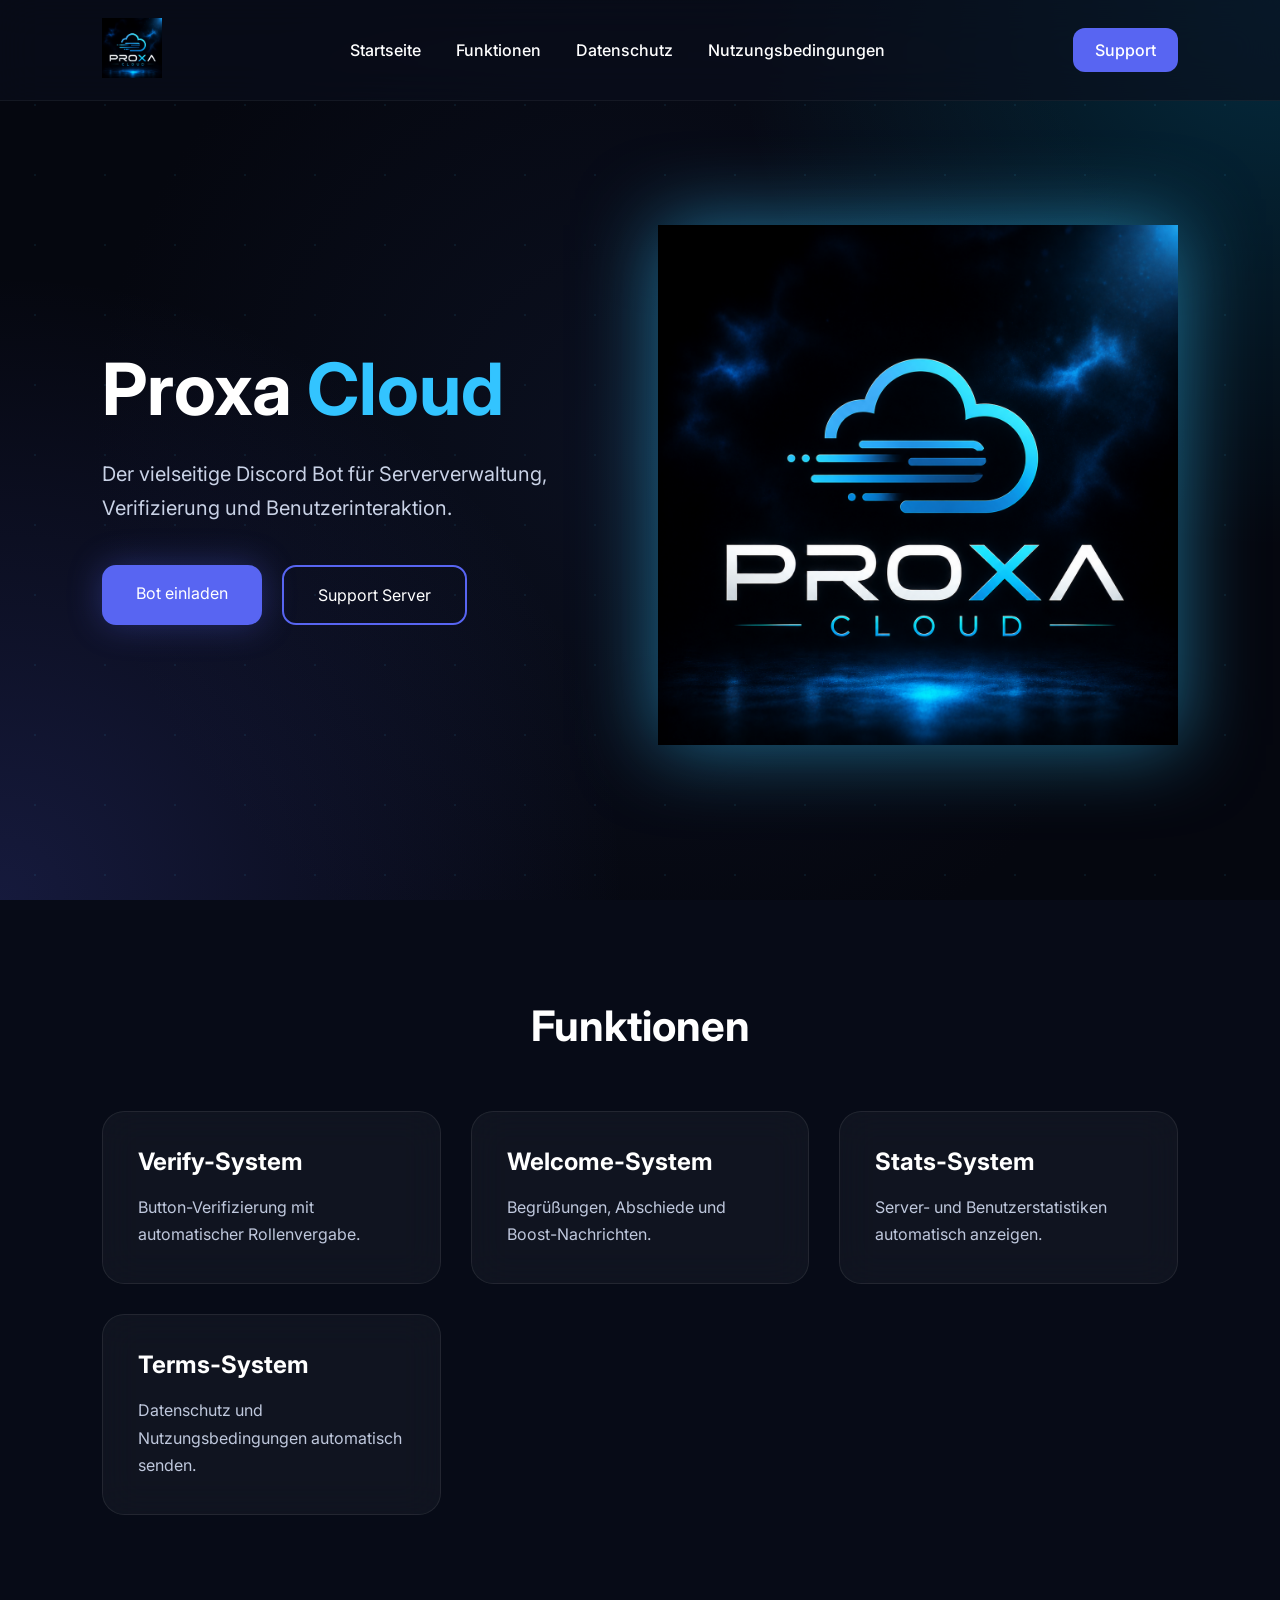
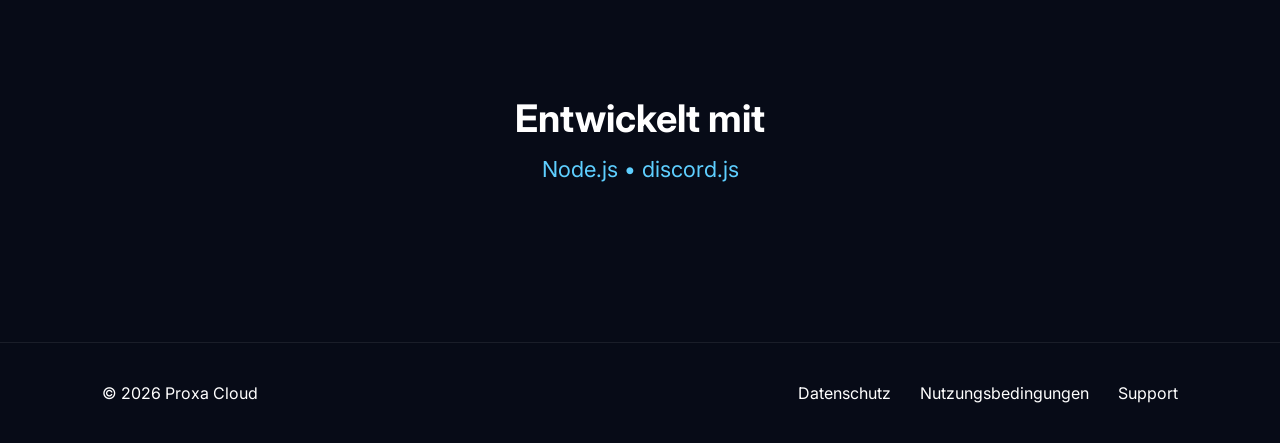
<file: index.html>
<!DOCTYPE html>
<html lang="de">

<head>

<meta charset="UTF-8">
<meta name="viewport" content="width=device-width, initial-scale=1.0">

<title>Proxa Cloud | Discord Management Bot</title>

<meta name="description" content="Proxa Cloud - Moderner Discord Management Bot">

<link rel="stylesheet" href="css/style.css">

<link rel="preconnect" href="https://fonts.googleapis.com">
<link href="https://fonts.googleapis.com/css2?family=Inter:wght@300;400;600;700;800&display=swap" rel="stylesheet">

</head>

<body>

<nav>

<div class="logo">

<img src="assets/logo.png">

</div>

<ul>

<li><a href="#">Startseite</a></li>

<li><a href="#features">Funktionen</a></li>

<li><a href="privacy.html">Datenschutz</a></li>

<li><a href="terms.html">Nutzungsbedingungen</a></li>

</ul>

<a class="supportButton" href="https://discord.gg/Md8mseYETH" target="_blank">
Support
</a>

</nav>

<header>

<div class="heroLeft">

<h1>Proxa <span>Cloud</span></h1>

<p>

Der vielseitige Discord Bot für Serververwaltung,
Verifizierung und Benutzerinteraktion.

</p>

<div class="buttons">

<a class="invite"

href="https://discord.com/oauth2/authorize?client_id=1523750681872302192"

target="_blank">

Bot einladen

</a>

<a class="discord"

href="https://discord.gg/Md8mseYETH"

target="_blank">

Support Server

</a>

</div>

</div>

<div class="heroRight">

<img src="assets/logo.png">

</div>

</header>

<section id="features">

<h2>Funktionen</h2>

<div class="cards">

<div class="card">

<h3>Verify-System</h3>

<p>

Button-Verifizierung mit automatischer Rollenvergabe.

</p>

</div>

<div class="card">

<h3>Welcome-System</h3>

<p>

Begrüßungen, Abschiede und Boost-Nachrichten.

</p>

</div>

<div class="card">

<h3>Stats-System</h3>

<p>

Server- und Benutzerstatistiken automatisch anzeigen.

</p>

</div>

<div class="card">

<h3>Terms-System</h3>

<p>

Datenschutz und Nutzungsbedingungen automatisch senden.

</p>

</div>

</div>

</section>

<section class="tech">

<h2>Entwickelt mit</h2>

<p>

Node.js • discord.js

</p>

</section>

<footer>

<p>

© 2026 Proxa Cloud

</p>

<div>

<a href="privacy.html">

Datenschutz

</a>

<a href="terms.html">

Nutzungsbedingungen

</a>

<a href="https://discord.gg/Md8mseYETH">

Support

</a>

</div>

</footer>

<script src="js/main.js"></script>

</body>
</html>
</file>
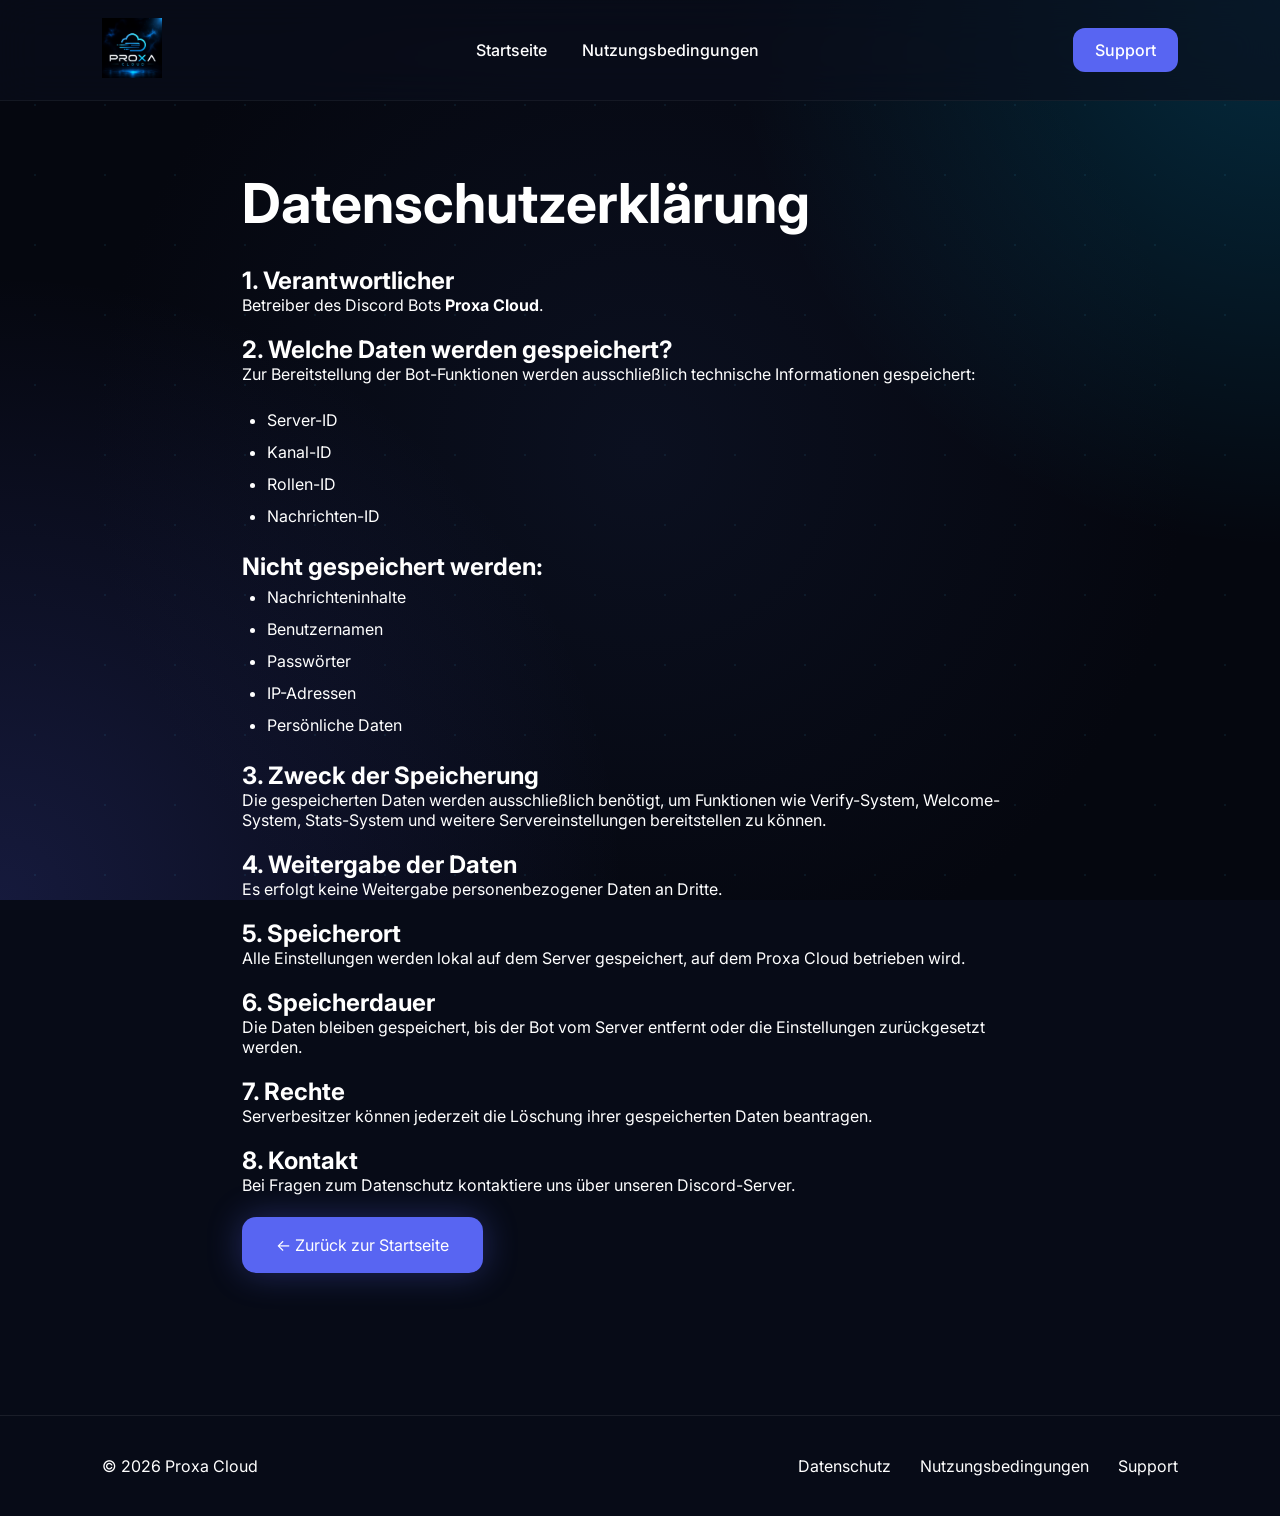
<file: privacy.html>
<!DOCTYPE html>
<html lang="de">
<head>
<meta charset="UTF-8">
<meta name="viewport" content="width=device-width, initial-scale=1.0">

<title>Datenschutzerklärung | Proxa Cloud</title>

<link rel="stylesheet" href="css/style.css">

<link rel="preconnect" href="https://fonts.googleapis.com">
<link href="https://fonts.googleapis.com/css2?family=Inter:wght@300;400;600;700&display=swap" rel="stylesheet">
</head>

<body>

<nav>

<div class="logo">
<img src="assets/logo.png" alt="Logo">
</div>

<ul>
<li><a href="index.html">Startseite</a></li>
<li><a href="terms.html">Nutzungsbedingungen</a></li>
</ul>

<a class="supportButton" href="https://discord.gg/Md8mseYETH" target="_blank">
Support
</a>

</nav>

<section style="max-width:1000px;margin:auto;padding:170px 8% 80px;">

<h1 style="font-size:55px;margin-bottom:30px;">
Datenschutzerklärung
</h1>

<h2>1. Verantwortlicher</h2>

<p>
Betreiber des Discord Bots <strong>Proxa Cloud</strong>.
</p>

<br>

<h2>2. Welche Daten werden gespeichert?</h2>

<p>

Zur Bereitstellung der Bot-Funktionen werden ausschließlich technische Informationen gespeichert:

</p>

<br>

<ul style="margin-left:25px;line-height:2;">
<li>Server-ID</li>
<li>Kanal-ID</li>
<li>Rollen-ID</li>
<li>Nachrichten-ID</li>
</ul>

<br>

<h2>Nicht gespeichert werden:</h2>

<ul style="margin-left:25px;line-height:2;">
<li>Nachrichteninhalte</li>
<li>Benutzernamen</li>
<li>Passwörter</li>
<li>IP-Adressen</li>
<li>Persönliche Daten</li>
</ul>

<br>

<h2>3. Zweck der Speicherung</h2>

<p>

Die gespeicherten Daten werden ausschließlich benötigt, um Funktionen wie
Verify-System, Welcome-System, Stats-System und weitere Servereinstellungen
bereitstellen zu können.

</p>

<br>

<h2>4. Weitergabe der Daten</h2>

<p>

Es erfolgt keine Weitergabe personenbezogener Daten an Dritte.

</p>

<br>

<h2>5. Speicherort</h2>

<p>

Alle Einstellungen werden lokal auf dem Server gespeichert,
auf dem Proxa Cloud betrieben wird.

</p>

<br>

<h2>6. Speicherdauer</h2>

<p>

Die Daten bleiben gespeichert,
bis der Bot vom Server entfernt oder die Einstellungen zurückgesetzt werden.

</p>

<br>

<h2>7. Rechte</h2>

<p>

Serverbesitzer können jederzeit die Löschung ihrer gespeicherten Daten beantragen.

</p>

<br>

<h2>8. Kontakt</h2>

<p>

Bei Fragen zum Datenschutz kontaktiere uns über unseren Discord-Server.

</p>

<br><br>

<a class="invite" href="index.html">
← Zurück zur Startseite
</a>

</section>

<footer>

<p>

© 2026 Proxa Cloud

</p>

<div>

<a href="privacy.html">

Datenschutz

</a>

<a href="terms.html">

Nutzungsbedingungen

</a>

<a href="https://discord.gg/Md8mseYETH">

Support

</a>

</div>

</footer>

</body>
</html>
</file>
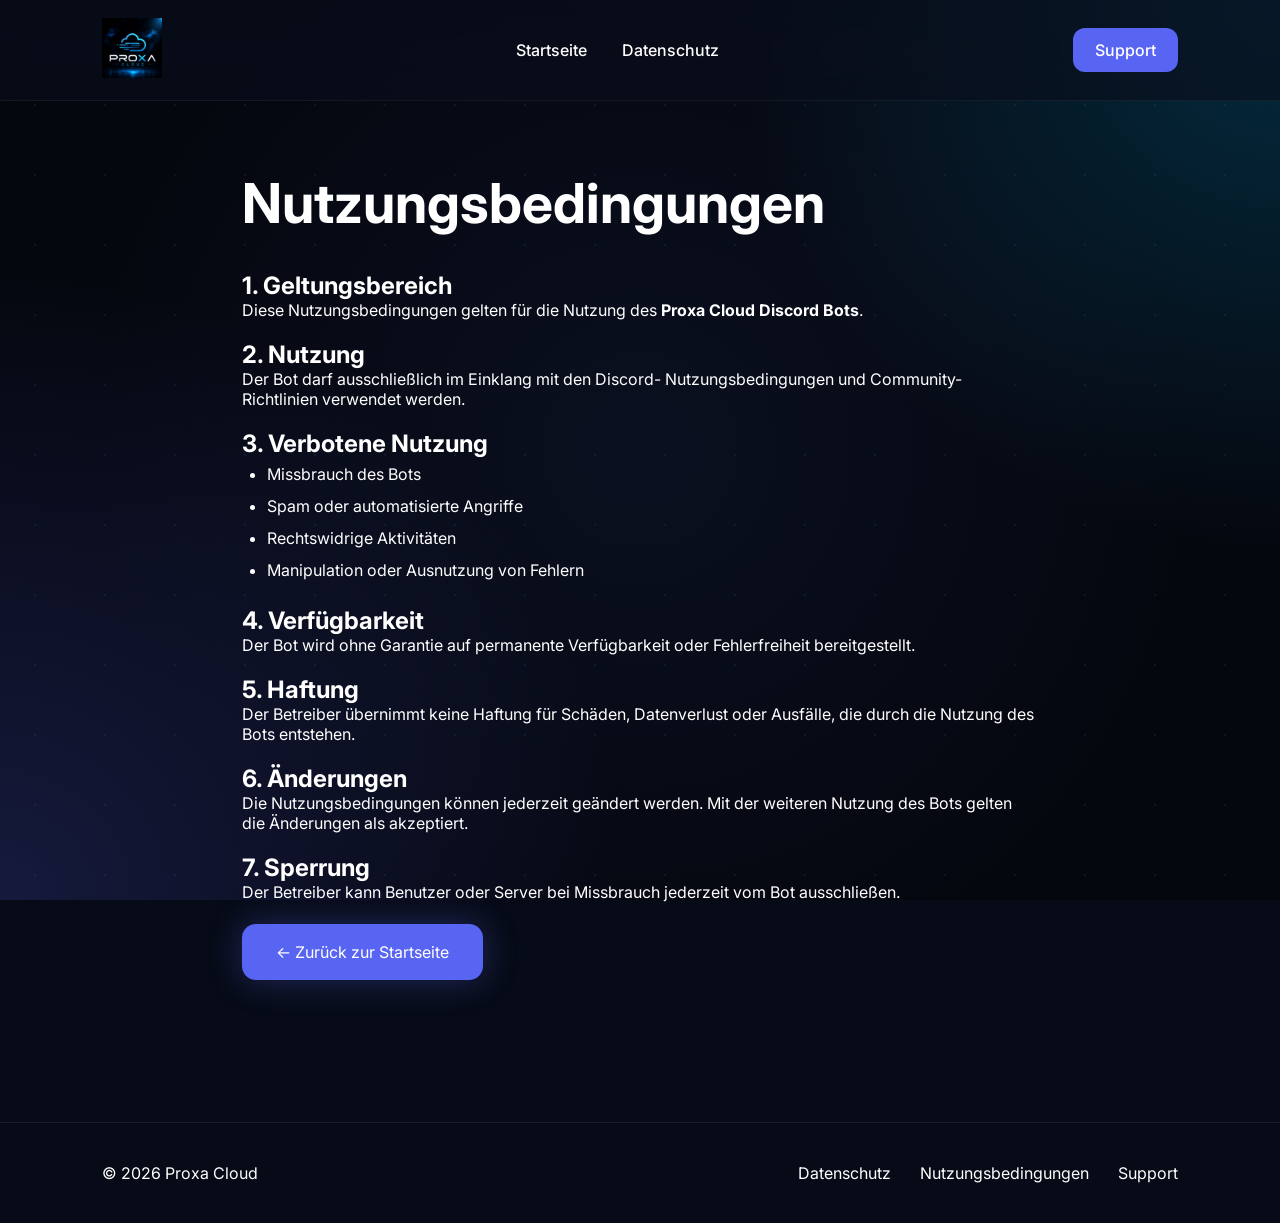
<file: terms.html>
<!DOCTYPE html>
<html lang="de">

<head>

<meta charset="UTF-8">
<meta name="viewport" content="width=device-width, initial-scale=1.0">

<title>Nutzungsbedingungen | Proxa Cloud</title>

<link rel="stylesheet" href="css/style.css">

<link rel="preconnect" href="https://fonts.googleapis.com">
<link href="https://fonts.googleapis.com/css2?family=Inter:wght@300;400;600;700&display=swap" rel="stylesheet">

</head>

<body>

<nav>

<div class="logo">
<img src="assets/logo.png" alt="Logo">
</div>

<ul>
<li><a href="index.html">Startseite</a></li>
<li><a href="privacy.html">Datenschutz</a></li>
</ul>

<a class="supportButton" href="https://discord.gg/Md8mseYETH" target="_blank">
Support
</a>

</nav>

<section style="max-width:1000px;margin:auto;padding:170px 8% 80px;">

<h1 style="font-size:55px;margin-bottom:35px;">
Nutzungsbedingungen
</h1>

<h2>1. Geltungsbereich</h2>

<p>
Diese Nutzungsbedingungen gelten für die Nutzung des
<strong>Proxa Cloud Discord Bots</strong>.
</p>

<br>

<h2>2. Nutzung</h2>

<p>

Der Bot darf ausschließlich im Einklang mit den Discord-
Nutzungsbedingungen und Community-Richtlinien verwendet werden.

</p>

<br>

<h2>3. Verbotene Nutzung</h2>

<ul style="margin-left:25px;line-height:2;">
<li>Missbrauch des Bots</li>
<li>Spam oder automatisierte Angriffe</li>
<li>Rechtswidrige Aktivitäten</li>
<li>Manipulation oder Ausnutzung von Fehlern</li>
</ul>

<br>

<h2>4. Verfügbarkeit</h2>

<p>

Der Bot wird ohne Garantie auf permanente Verfügbarkeit oder
Fehlerfreiheit bereitgestellt.

</p>

<br>

<h2>5. Haftung</h2>

<p>

Der Betreiber übernimmt keine Haftung für Schäden,
Datenverlust oder Ausfälle, die durch die Nutzung des Bots entstehen.

</p>

<br>

<h2>6. Änderungen</h2>

<p>

Die Nutzungsbedingungen können jederzeit geändert werden.
Mit der weiteren Nutzung des Bots gelten die Änderungen als akzeptiert.

</p>

<br>

<h2>7. Sperrung</h2>

<p>

Der Betreiber kann Benutzer oder Server bei Missbrauch
jederzeit vom Bot ausschließen.

</p>

<br><br>

<a class="invite" href="index.html">

← Zurück zur Startseite

</a>

</section>

<footer>

<p>

© 2026 Proxa Cloud

</p>

<div>

<a href="privacy.html">
Datenschutz
</a>

<a href="terms.html">
Nutzungsbedingungen
</a>

<a href="https://discord.gg/Md8mseYETH">
Support
</a>

</div>

</footer>

</body>

</html>
</file>
<file: css/style.css>
*{
    margin:0;
    padding:0;
    box-sizing:border-box;
    font-family:'Inter',sans-serif;
}

html{
    scroll-behavior:smooth;
}

body{
    background:#070b17;
    color:white;
    overflow-x:hidden;
}

/* Hintergrund */

body::before{
    content:"";
    position:fixed;
    inset:0;
    background:
        radial-gradient(circle at top right,#00bfff33,transparent 35%),
        radial-gradient(circle at bottom left,#5865F233,transparent 40%),
        radial-gradient(circle at center,#0b1020,#05070f 70%);
    z-index:-2;
}

body::after{
    content:"";
    position:fixed;
    inset:0;
    background-image:
        radial-gradient(#4fc3ff 1px, transparent 1px);
    background-size:70px 70px;
    opacity:.08;
    z-index:-1;
}

/* NAV */

nav{

    position:fixed;

    top:0;

    width:100%;

    padding:18px 8%;

    display:flex;

    justify-content:space-between;

    align-items:center;

    backdrop-filter:blur(20px);

    background:rgba(10,14,28,.65);

    border-bottom:1px solid rgba(255,255,255,.05);

    z-index:999;

}

.logo img{

    height:60px;

}

nav ul{

    display:flex;

    list-style:none;

    gap:35px;

}

nav a{

    color:white;

    text-decoration:none;

    transition:.3s;

    font-weight:500;

}

nav a:hover{

    color:#4fc3ff;

}

.supportButton{

    padding:12px 22px;

    border-radius:12px;

    background:#5865F2;

    transition:.3s;

}

.supportButton:hover{

    background:#6d78ff;

    transform:translateY(-2px);

}

/* HERO */

header{

    min-height:100vh;

    display:flex;

    justify-content:space-between;

    align-items:center;

    padding:150px 8% 80px;

    gap:80px;

}

.heroLeft{

    max-width:600px;

}

.heroLeft h1{

    font-size:72px;

    margin-bottom:25px;

}

.heroLeft span{

    color:#33c4ff;

}

.heroLeft p{

    color:#c9d2e6;

    font-size:20px;

    line-height:1.7;

}

.buttons{

    display:flex;

    gap:20px;

    margin-top:40px;

}

.invite{

    background:#5865F2;

    padding:18px 34px;

    border-radius:14px;

    text-decoration:none;

    color:white;

    transition:.3s;

    box-shadow:0 0 35px #5865F255;

}

.invite:hover{

    transform:translateY(-4px);

    box-shadow:0 0 45px #5865F2;

}

.discord{

    border:2px solid #5865F2;

    padding:18px 34px;

    border-radius:14px;

    text-decoration:none;

    color:white;

    transition:.3s;

}

.discord:hover{

    background:#5865F2;

}

/* LOGO */

.heroRight{

    display:flex;

    justify-content:center;

}

.heroRight img{

    width:520px;

    animation:float 5s ease-in-out infinite;

    filter:drop-shadow(0 0 40px #33c4ff88);

}

@keyframes float{

    0%{

        transform:translateY(0px);

    }

    50%{

        transform:translateY(-18px);

    }

    100%{

        transform:translateY(0px);

    }

}

/* FEATURES */

#features{

    padding:100px 8%;

}

#features h2{

    text-align:center;

    font-size:42px;

    margin-bottom:60px;

}

.cards{

    display:grid;

    grid-template-columns:repeat(auto-fit,minmax(260px,1fr));

    gap:30px;

}

.card{

    background:rgba(255,255,255,.04);

    border:1px solid rgba(255,255,255,.08);

    backdrop-filter:blur(18px);

    border-radius:22px;

    padding:35px;

    transition:.35s;

}

.card:hover{

    transform:translateY(-10px);

    border-color:#33c4ff;

    box-shadow:0 0 40px #33c4ff33;

}

.card h3{

    font-size:24px;

    margin-bottom:18px;

}

.card p{

    color:#bfc8dd;

    line-height:1.7;

}

/* TECH */

.tech{

    padding:80px 8%;

    text-align:center;

}

.tech h2{

    font-size:38px;

    margin-bottom:15px;

}

.tech p{

    font-size:22px;

    color:#5ecfff;

}

/* FOOTER */

footer{

    margin-top:80px;

    padding:40px 8%;

    border-top:1px solid rgba(255,255,255,.08);

    display:flex;

    justify-content:space-between;

    align-items:center;

    flex-wrap:wrap;

    gap:20px;

}

footer a{

    color:white;

    text-decoration:none;

    margin-left:25px;

    transition:.3s;

}

footer a:hover{

    color:#33c4ff;

}

/* Responsive */

@media(max-width:1000px){

header{

flex-direction:column;

text-align:center;

}

.buttons{

justify-content:center;

flex-wrap:wrap;

}

.heroRight img{

width:340px;

}

nav{

padding:18px 5%;

}

nav ul{

display:none;

}

.heroLeft h1{

font-size:52px;

}

}
/* Animationen */

.hidden{

    opacity:0;

    transform:translateY(50px);

    transition:1s;

}

.show{

    opacity:1;

    transform:translateY(0);

}

.card{

    position:relative;

    overflow:hidden;

}

.card::before{

    content:"";

    position:absolute;

    width:250px;

    height:250px;

    background:radial-gradient(circle,#33c4ff55,transparent 70%);

    left:var(--x);

    top:var(--y);

    transform:translate(-50%,-50%);

    pointer-events:none;

    opacity:0;

    transition:.2s;

}

.card:hover::before{

    opacity:1;

}

/* Scrollbar */

::-webkit-scrollbar{

    width:10px;

}

::-webkit-scrollbar-track{

    background:#070b17;

}

::-webkit-scrollbar-thumb{

    background:#5865F2;

    border-radius:20px;

}

::-webkit-scrollbar-thumb:hover{

    background:#33c4ff;

}

/* Textauswahl */

::selection{

    background:#5865F2;

    color:white;

}
</file>
